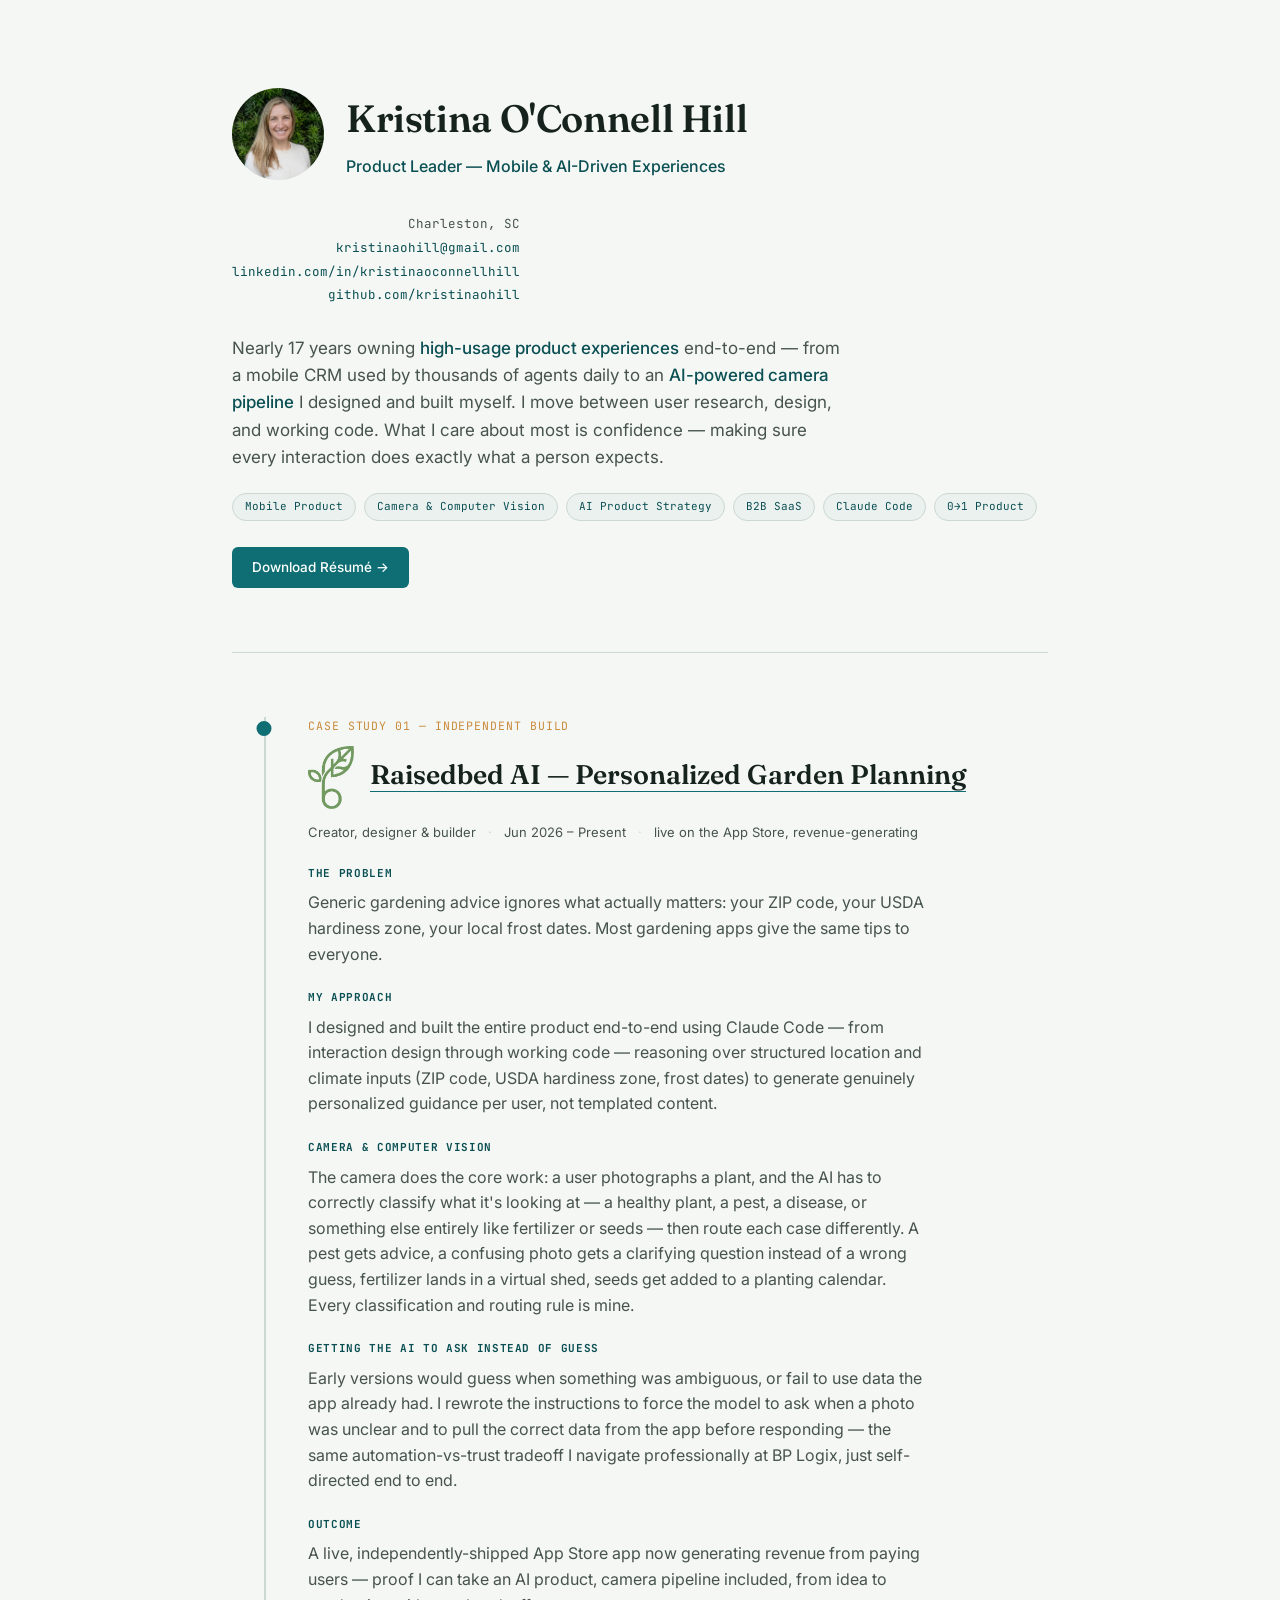
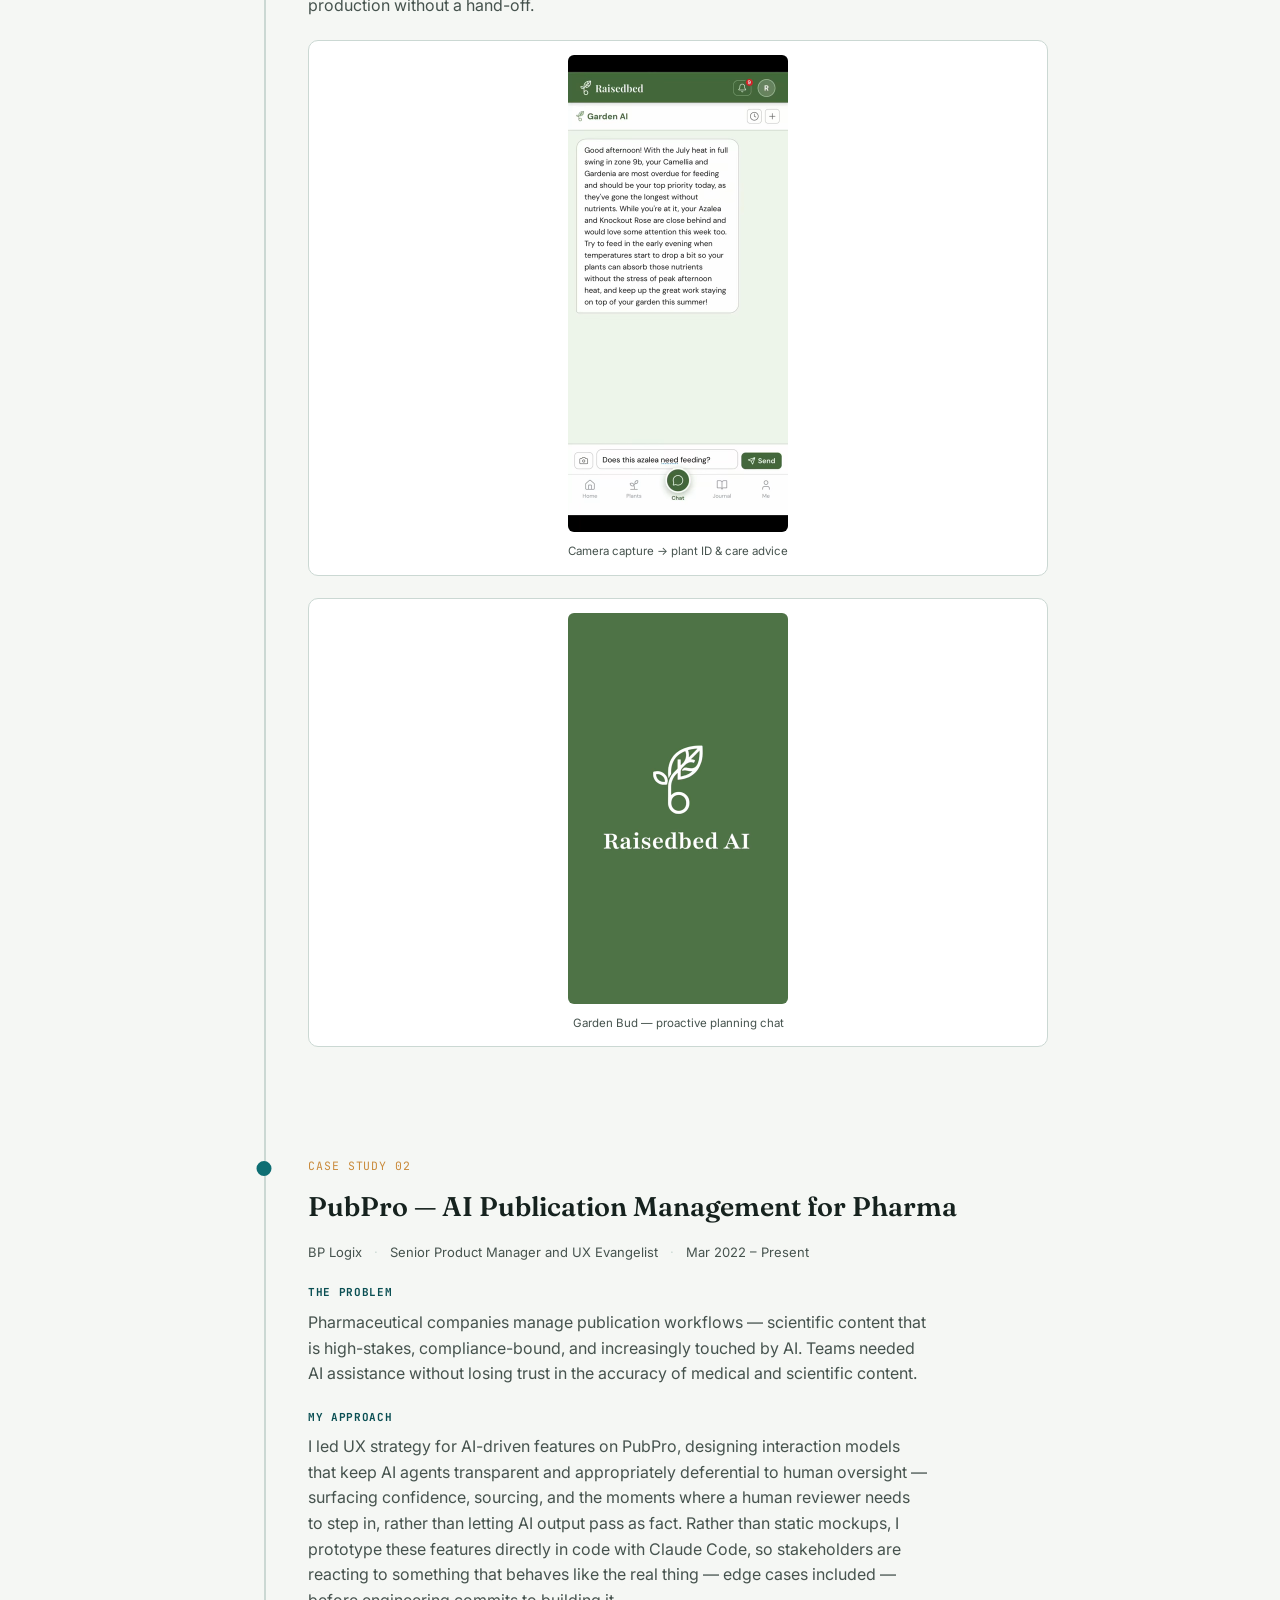
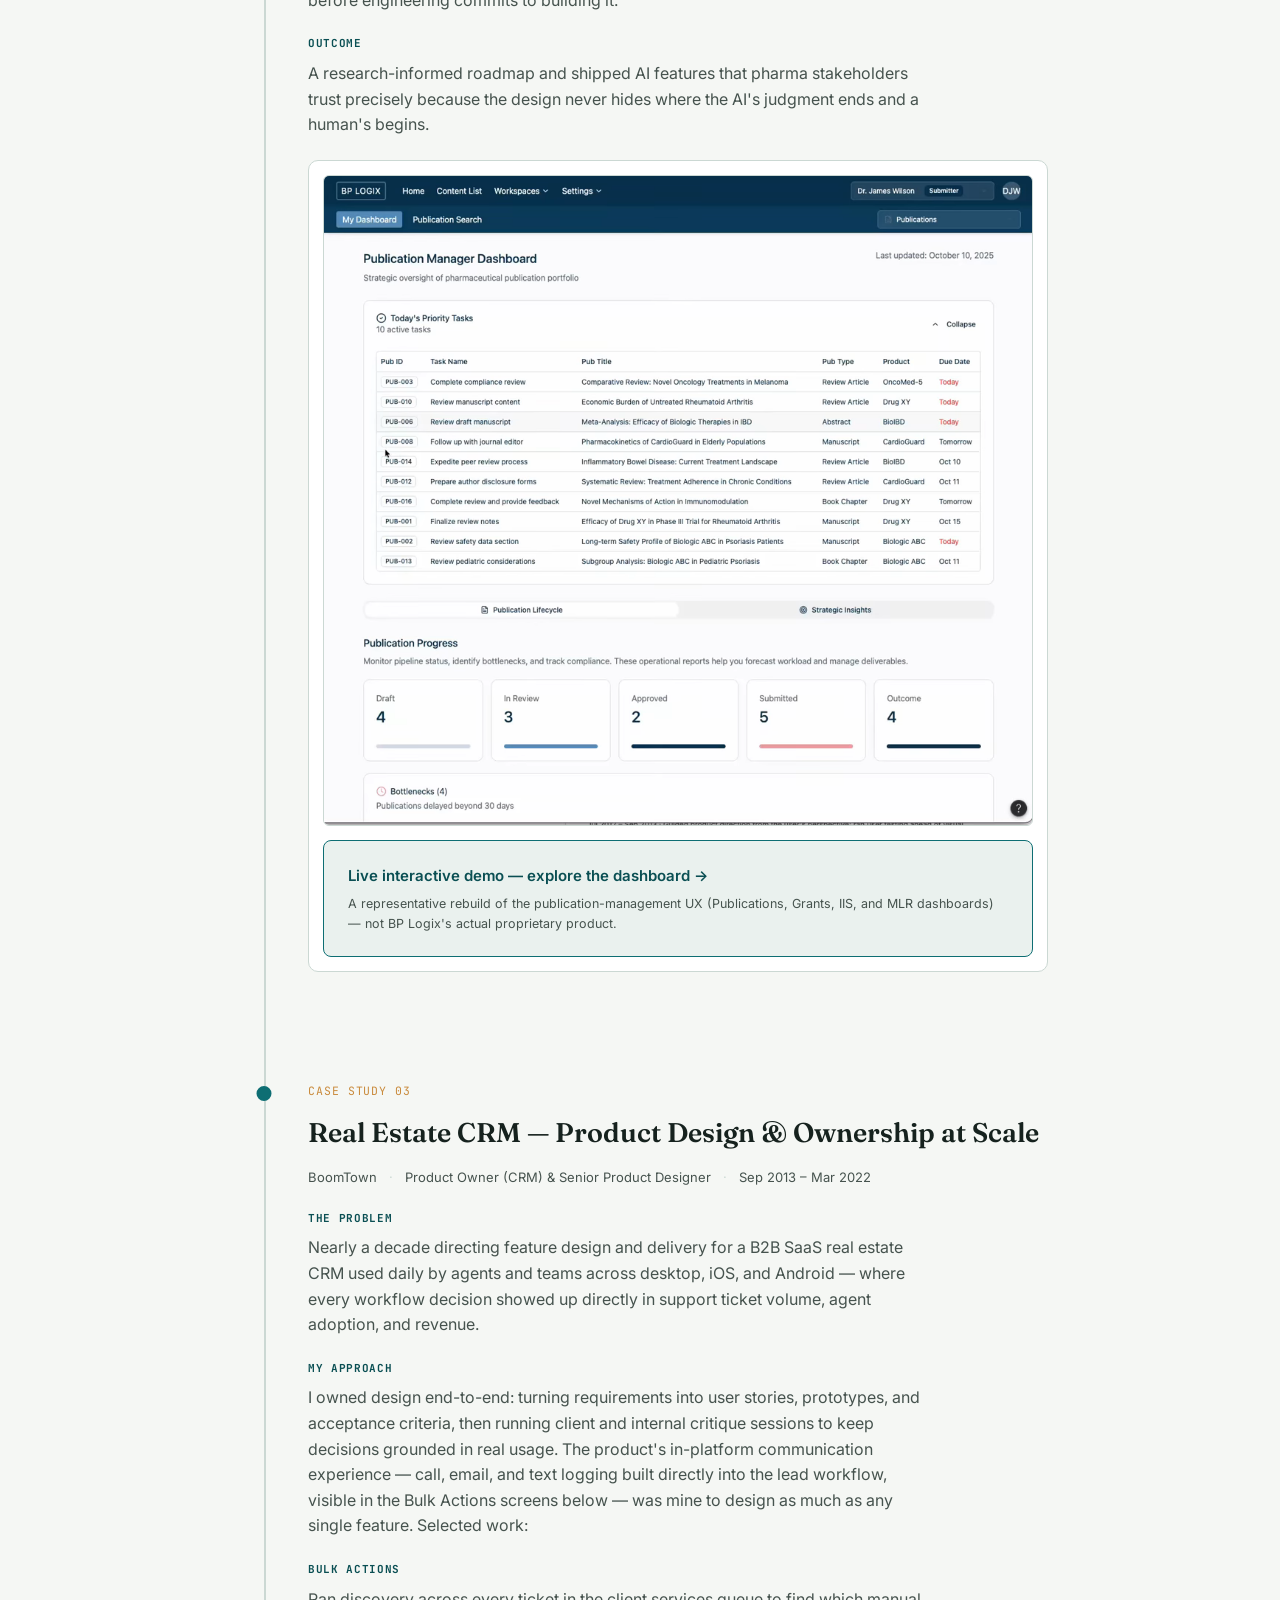
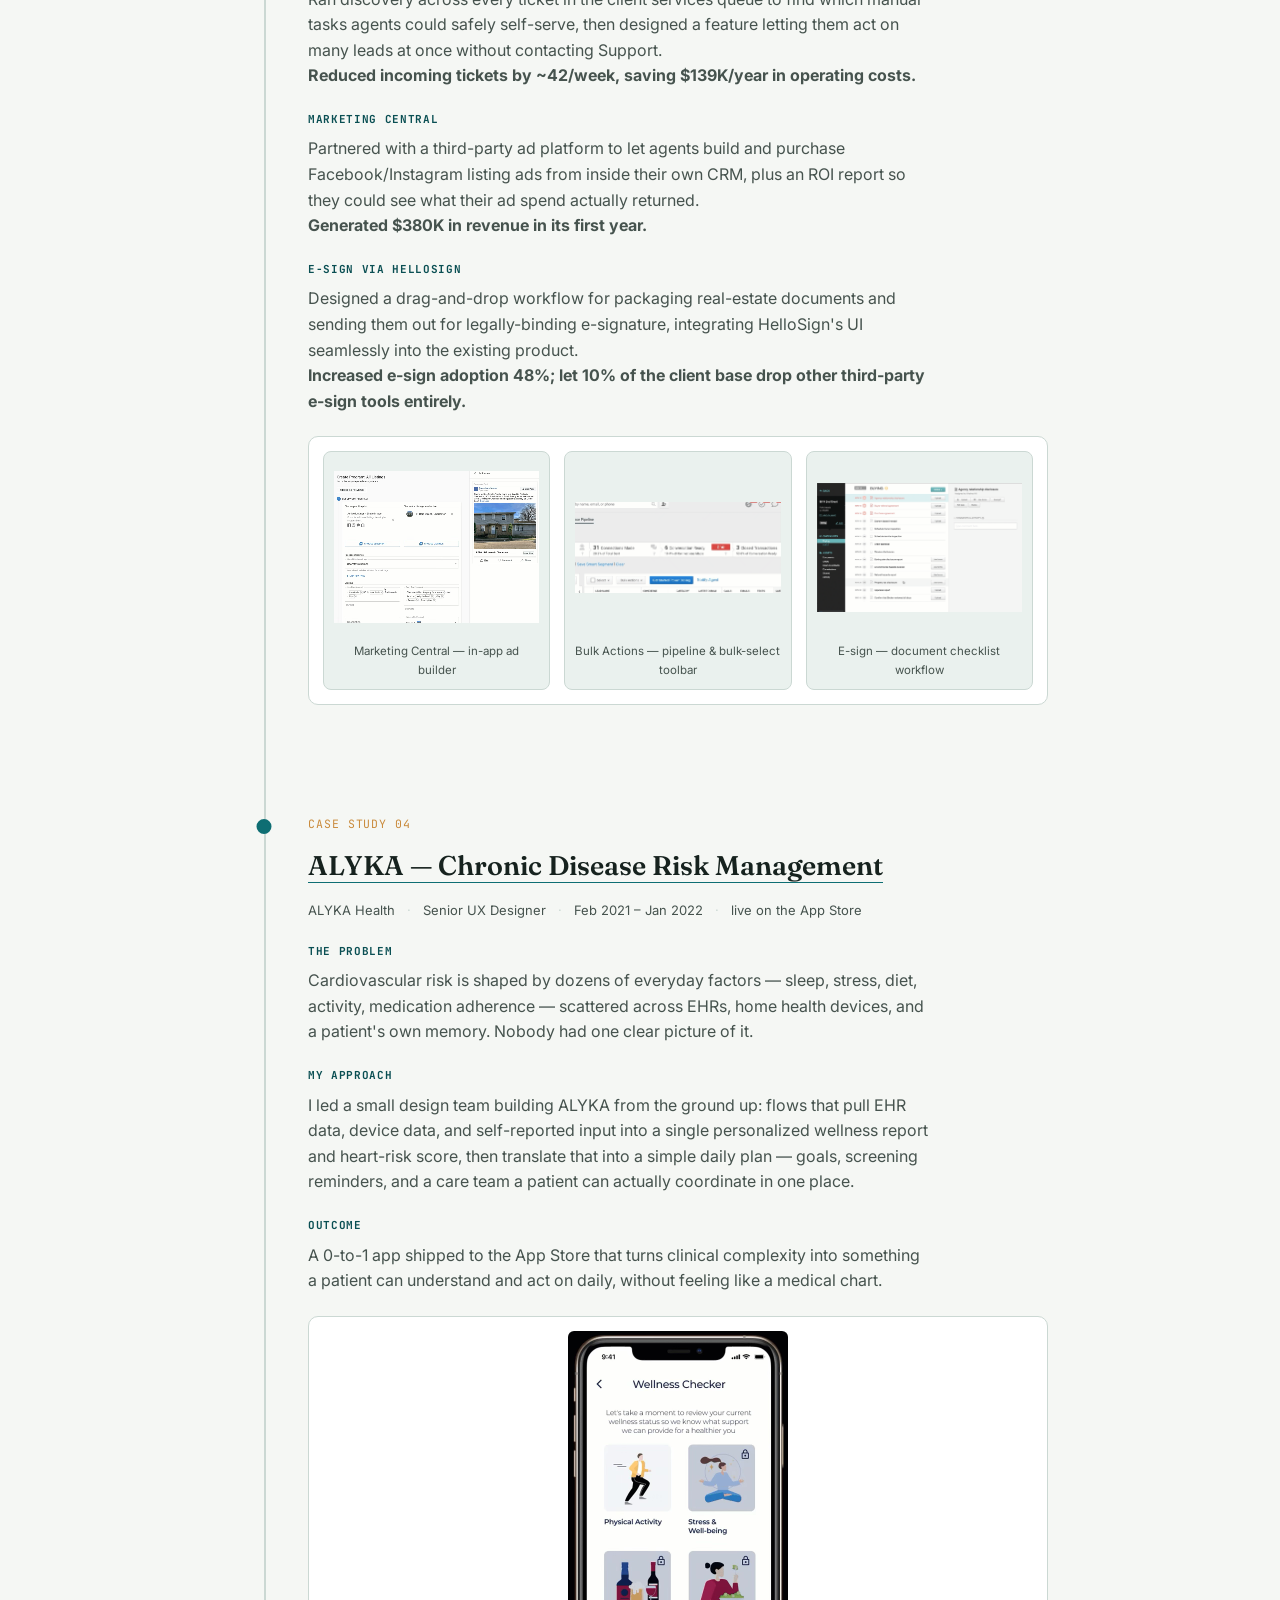
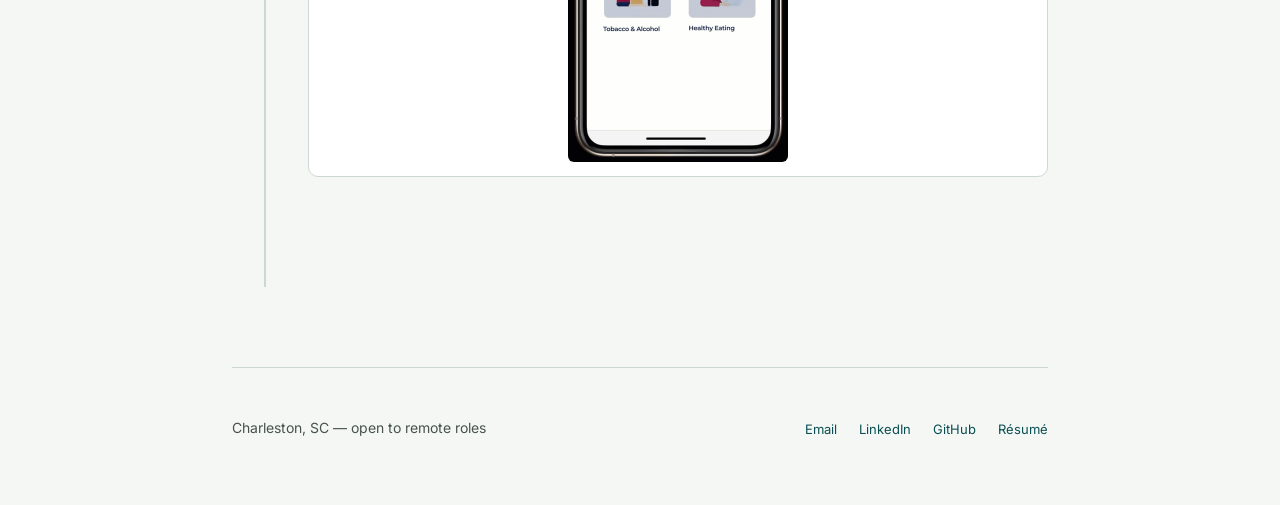
<file: index.html>
<!DOCTYPE html>
<html lang="en">
<head>
<meta charset="UTF-8">
<meta name="viewport" content="width=device-width, initial-scale=1.0">
<title>Kristina O'Connell Hill — Product Leader, Mobile & AI</title>
<link rel="preconnect" href="https://fonts.googleapis.com">
<link href="https://fonts.googleapis.com/css2?family=Fraunces:opsz,wght@9..144,400;9..144,500;9..144,600;9..144,700&family=Inter:wght@400;500;600&family=JetBrains+Mono:wght@400;500&display=swap" rel="stylesheet">
<style>
  :root {
    --bg: #F5F7F4;
    --bg-card: #EAF1EE;
    --ink: #16221E;
    --ink-soft: #46534E;
    --teal: #0E6E73;
    --teal-deep: #0A4F53;
    --amber: #C98A3B;
    --line: #CBD8D3;
    --paper: #FFFFFF;
  }

  * { box-sizing: border-box; }

  html { scroll-behavior: smooth; }

  body {
    margin: 0;
    background: var(--bg);
    color: var(--ink);
    font-family: 'Inter', sans-serif;
    font-size: 16px;
    line-height: 1.6;
  }

  a { color: var(--teal); }

  .mono {
    font-family: 'JetBrains Mono', 'Courier New', monospace;
  }

  .wrap {
    max-width: 880px;
    margin: 0 auto;
    padding: 0 32px;
  }

  /* ---------- HERO ---------- */

  header.hero {
    padding: 88px 0 64px 0;
    border-bottom: 1px solid var(--line);
  }

  .hero-row {
    display: flex;
    justify-content: space-between;
    align-items: flex-start;
    gap: 32px;
    flex-wrap: wrap;
  }

  .hero-photo {
    width: 92px;
    height: 92px;
    border-radius: 50%;
    object-fit: cover;
    flex-shrink: 0;
  }

  .hero-left {
    display: flex;
    gap: 22px;
    align-items: center;
  }

  h1.name {
    font-family: 'Fraunces', serif;
    font-weight: 600;
    font-size: 38px;
    letter-spacing: -0.01em;
    margin: 0 0 4px 0;
    color: var(--ink);
  }

  .role-line {
    font-size: 16px;
    color: var(--teal-deep);
    font-weight: 500;
    margin: 0;
  }

  .contact-block {
    text-align: right;
    font-size: 12.5px;
    color: var(--ink-soft);
    line-height: 1.9;
  }

  .contact-block a { color: var(--teal-deep); text-decoration: none; }
  .contact-block a:hover { text-decoration: underline; }

  .pitch {
    margin-top: 28px;
    max-width: 620px;
    font-size: 17px;
    color: var(--ink-soft);
  }

  .pitch em { color: var(--teal-deep); font-style: normal; font-weight: 500; }

  .tags {
    margin-top: 22px;
    display: flex;
    flex-wrap: wrap;
    gap: 8px;
  }

  .tag {
    font-family: 'JetBrains Mono', monospace;
    font-size: 11px;
    color: var(--teal-deep);
    background: var(--bg-card);
    border: 1px solid var(--line);
    border-radius: 20px;
    padding: 4px 12px;
  }

  .resume-btn {
    margin-top: 26px;
    display: inline-block;
    background: var(--teal);
    color: white;
    font-size: 13.5px;
    font-weight: 500;
    padding: 10px 20px;
    border-radius: 6px;
    text-decoration: none;
  }
  .resume-btn:hover { background: var(--teal-deep); }

  /* ---------- GROWTH LINE + SECTIONS ---------- */

  .timeline {
    position: relative;
    padding: 64px 0 40px 0;
  }

  .growth-track {
    position: absolute;
    left: 32px;
    top: 64px;
    bottom: 40px;
    width: 2px;
    background: var(--line);
  }

  .growth-fill {
    position: absolute;
    left: 32px;
    top: 64px;
    width: 2px;
    background: var(--teal);
    height: 0%;
    transition: height 0.15s linear;
  }

  .case-study {
    position: relative;
    padding: 0 0 88px 76px;
  }

  .node {
    position: absolute;
    left: 32px;
    top: 4px;
    width: 15px;
    height: 15px;
    border-radius: 50%;
    background: var(--bg);
    border: 2px solid var(--line);
    transform: translateX(-50%);
    transition: border-color 0.3s ease, background 0.3s ease;
  }

  .case-study.in-view .node {
    border-color: var(--teal);
    background: var(--teal);
  }

  .eyebrow {
    font-family: 'JetBrains Mono', monospace;
    font-size: 11.5px;
    text-transform: uppercase;
    letter-spacing: 0.08em;
    color: var(--amber);
    margin: 0 0 10px 0;
  }

  h2.cs-title {
    font-family: 'Fraunces', serif;
    font-weight: 600;
    font-size: 27px;
    margin: 0 0 6px 0;
  }

  .cs-title a {
    color: var(--ink);
    text-decoration: none;
    border-bottom: 1.5px solid var(--teal);
  }
  .cs-title a:hover { color: var(--teal-deep); }

  .cs-meta {
    font-size: 13px;
    color: var(--ink-soft);
    margin-bottom: 22px;
  }

  .cs-meta .sep { margin: 0 8px; color: var(--line); }

  .cs-block {
    margin-bottom: 22px;
  }

  .cs-block h4 {
    font-family: 'JetBrains Mono', monospace;
    font-size: 11px;
    text-transform: uppercase;
    letter-spacing: 0.06em;
    color: var(--teal-deep);
    margin: 0 0 8px 0;
  }

  .cs-block p {
    margin: 0;
    color: var(--ink-soft);
    max-width: 620px;
  }

  .media-frame {
    margin: 22px 0;
    border-radius: 10px;
    border: 1px solid var(--line);
    background: var(--paper);
    padding: 14px;
  }

  .media-placeholder {
    border: 1.5px dashed var(--line);
    border-radius: 8px;
    padding: 46px 20px;
    text-align: center;
    color: var(--ink-soft);
    font-size: 13px;
    background: var(--bg-card);
  }

  .media-frame img {
    width: 100%;
    display: block;
    border-radius: 6px;
  }

  .logo-inline {
    width: 46px;
    height: auto;
    vertical-align: middle;
    margin-right: 10px;
  }

  .media-gallery {
    display: grid;
    grid-template-columns: repeat(auto-fit, minmax(220px, 1fr));
    gap: 14px;
  }

  .media-gallery figure {
    margin: 0;
    background: var(--bg-card);
    border: 1px solid var(--line);
    border-radius: 8px;
    padding: 10px;
  }

  .media-gallery img,
  .media-gallery video {
    width: 100%;
    height: 170px;
    object-fit: contain;
    display: block;
    border-radius: 4px;
  }

  .media-gallery figcaption {
    margin-top: 8px;
    font-size: 11.5px;
    color: var(--ink-soft);
    text-align: center;
  }

  .phone-shot {
    display: block;
    max-width: 220px;
    margin: 0 auto;
    border-radius: 6px;
  }

  .media-frame figure {
    margin: 0;
  }

  .media-frame figure figcaption {
    margin-top: 10px;
    font-size: 11.5px;
    color: var(--ink-soft);
    text-align: center;
  }

  .demo-link {
    display: block;
    text-decoration: none;
    border-radius: 8px;
    padding: 22px 24px;
    background: var(--bg-card);
    border: 1.5px solid var(--teal);
    transition: background 0.15s ease;
  }

  .demo-link:hover { background: #DFEBE7; }

  .demo-link .demo-title {
    color: var(--teal-deep);
    font-weight: 600;
    font-size: 15px;
  }

  .demo-link .demo-note {
    display: block;
    margin-top: 6px;
    color: var(--ink-soft);
    font-size: 12.5px;
  }

  .demo-video {
    width: 100%;
    display: block;
    border-radius: 6px;
    border: 1px solid var(--line);
    margin-bottom: 14px;
  }

  /* ---------- OTHER WORK ---------- */

  .other-work {
    padding: 0 0 0 76px;
    position: relative;
  }

  .other-work h3 {
    font-family: 'JetBrains Mono', monospace;
    font-size: 11.5px;
    text-transform: uppercase;
    letter-spacing: 0.08em;
    color: var(--ink-soft);
    margin: 0 0 16px 0;
  }

  .other-item {
    margin-bottom: 14px;
    font-size: 14.5px;
  }

  .other-item .co {
    font-weight: 600;
    color: var(--ink);
  }

  .other-item .role {
    color: var(--teal-deep);
  }

  .other-item .desc {
    color: var(--ink-soft);
    display: block;
    margin-top: 2px;
  }

  /* ---------- FOOTER ---------- */

  footer {
    border-top: 1px solid var(--line);
    padding: 48px 0 64px 0;
    margin-top: 40px;
  }

  footer .foot-row {
    display: flex;
    justify-content: space-between;
    align-items: center;
    flex-wrap: wrap;
    gap: 16px;
  }

  footer p {
    color: var(--ink-soft);
    font-size: 14px;
    margin: 0;
  }

  footer .links a {
    margin-left: 18px;
    font-size: 13px;
    color: var(--teal-deep);
    text-decoration: none;
  }
  footer .links a:first-child { margin-left: 0; }
  footer .links a:hover { text-decoration: underline; }

  @media (max-width: 640px) {
    h1.name { font-size: 30px; }
    .hero-row { flex-direction: column; }
    .contact-block { text-align: left; }
    .growth-track, .growth-fill { left: 18px; }
    .node { left: 18px; }
    .case-study, .other-work { padding-left: 46px; }
  }

  @media (prefers-reduced-motion: reduce) {
    html { scroll-behavior: auto; }
    .growth-fill { transition: none; }
  }
</style>
</head>
<body>

<div class="wrap">

  <header class="hero">
    <div class="hero-row">
      <div class="hero-left">
        <img class="hero-photo" src="assets/headshot.png" alt="Kristina O'Connell Hill">
        <div>
          <h1 class="name">Kristina O'Connell Hill</h1>
          <p class="role-line">Product Leader — Mobile & AI-Driven Experiences</p>
        </div>
      </div>
      <div class="contact-block mono">
        Charleston, SC<br>
        <a href="mailto:kristinaohill@gmail.com">kristinaohill@gmail.com</a><br>
        <a href="https://linkedin.com/in/kristinaoconnellhill">linkedin.com/in/kristinaoconnellhill</a><br>
        <a href="https://github.com/kristinaohill">github.com/kristinaohill</a>
      </div>
    </div>

    <p class="pitch">Nearly 17 years owning <em>high-usage product experiences</em> end-to-end — from a mobile CRM used by thousands of agents daily to an <em>AI-powered camera pipeline</em> I designed and built myself. I move between user research, design, and working code. What I care about most is confidence — making sure every interaction does exactly what a person expects.</p>

    <div class="tags">
      <span class="tag">Mobile Product</span>
      <span class="tag">Camera & Computer Vision</span>
      <span class="tag">AI Product Strategy</span>
      <span class="tag">B2B SaaS</span>
      <span class="tag">Claude Code</span>
      <span class="tag">0→1 Product</span>
    </div>

    <a class="resume-btn" href="Kristina_OConnell_Hill_Resume.pdf" download>Download Résumé →</a>
  </header>

  <div class="timeline">
    <div class="growth-track"></div>
    <div class="growth-fill" id="growthFill"></div>

    <!-- CASE STUDY 1: RAISEDBED AI -->
    <section class="case-study" data-cs>
      <div class="node"></div>
      <p class="eyebrow">Case Study 01 — Independent Build</p>
      <h2 class="cs-title">
        <img class="logo-inline" src="assets/raisedbed-logo.png" alt="Raisedbed AI logo">
        <a href="https://apps.apple.com/us/app/raisedbed-ai-garden-planner/id6778829093" target="_blank" rel="noopener">Raisedbed AI — Personalized Garden Planning</a>
      </h2>
      <p class="cs-meta">Creator, designer & builder <span class="sep">·</span> Jun 2026 – Present <span class="sep">·</span> live on the App Store, revenue-generating</p>

      <div class="cs-block">
        <h4>The problem</h4>
        <p>Generic gardening advice ignores what actually matters: your ZIP code, your USDA hardiness zone, your local frost dates. Most gardening apps give the same tips to everyone.</p>
      </div>

      <div class="cs-block">
        <h4>My approach</h4>
        <p>I designed and built the entire product end-to-end using Claude Code — from interaction design through working code — reasoning over structured location and climate inputs (ZIP code, USDA hardiness zone, frost dates) to generate genuinely personalized guidance per user, not templated content.</p>
      </div>

      <div class="cs-block">
        <h4>Camera &amp; computer vision</h4>
        <p>The camera does the core work: a user photographs a plant, and the AI has to correctly classify what it's looking at — a healthy plant, a pest, a disease, or something else entirely like fertilizer or seeds — then route each case differently. A pest gets advice, a confusing photo gets a clarifying question instead of a wrong guess, fertilizer lands in a virtual shed, seeds get added to a planting calendar. Every classification and routing rule is mine.</p>
      </div>

      <div class="cs-block">
        <h4>Getting the AI to ask instead of guess</h4>
        <p>Early versions would guess when something was ambiguous, or fail to use data the app already had. I rewrote the instructions to force the model to ask when a photo was unclear and to pull the correct data from the app before responding — the same automation-vs-trust tradeoff I navigate professionally at BP Logix, just self-directed end to end.</p>
      </div>

      <div class="cs-block">
        <h4>Outcome</h4>
        <p>A live, independently-shipped App Store app now generating revenue from paying users — proof I can take an AI product, camera pipeline included, from idea to production without a hand-off.</p>
      </div>

      <div class="media-frame">
        <figure>
          <video class="phone-shot" autoplay muted loop playsinline poster="assets/raisedbed-camera-poster.jpg" aria-label="Raisedbed AI camera capture and plant identification">
            <source src="assets/raisedbed-camera.webm" type="video/webm">
            <source src="assets/raisedbed-camera.mp4" type="video/mp4">
          </video>
          <figcaption>Camera capture → plant ID &amp; care advice</figcaption>
        </figure>
      </div>

      <div class="media-frame">
        <figure>
          <video class="phone-shot" autoplay muted loop playsinline poster="assets/raisedbed-poster.jpg" aria-label="Raisedbed AI Garden Bud chat demo">
            <source src="assets/raisedbed-demo.webm" type="video/webm">
            <source src="assets/raisedbed-demo.mp4" type="video/mp4">
          </video>
          <figcaption>Garden Bud — proactive planning chat</figcaption>
        </figure>
      </div>
    </section>

    <!-- CASE STUDY 2: BP LOGIX -->
    <section class="case-study" data-cs>
      <div class="node"></div>
      <p class="eyebrow">Case Study 02</p>
      <h2 class="cs-title">PubPro — AI Publication Management for Pharma</h2>
      <p class="cs-meta">BP Logix <span class="sep">·</span> Senior Product Manager and UX Evangelist <span class="sep">·</span> Mar 2022 – Present</p>

      <div class="cs-block">
        <h4>The problem</h4>
        <p>Pharmaceutical companies manage publication workflows — scientific content that is high-stakes, compliance-bound, and increasingly touched by AI. Teams needed AI assistance without losing trust in the accuracy of medical and scientific content.</p>
      </div>

      <div class="cs-block">
        <h4>My approach</h4>
        <p>I led UX strategy for AI-driven features on PubPro, designing interaction models that keep AI agents transparent and appropriately deferential to human oversight — surfacing confidence, sourcing, and the moments where a human reviewer needs to step in, rather than letting AI output pass as fact. Rather than static mockups, I prototype these features directly in code with Claude Code, so stakeholders are reacting to something that behaves like the real thing — edge cases included — before engineering commits to building it.</p>
      </div>

      <div class="cs-block">
        <h4>Outcome</h4>
        <p>A research-informed roadmap and shipped AI features that pharma stakeholders trust precisely because the design never hides where the AI's judgment ends and a human's begins.</p>
      </div>

      <div class="media-frame">
        <video class="demo-video" autoplay muted loop playsinline>
          <source src="assets/pubpro-demo.webm" type="video/webm">
          <source src="assets/pubpro-demo.mp4" type="video/mp4">
        </video>
        <a class="demo-link" href="pubpro-demo/" target="_blank" rel="noopener">
          <span class="demo-title">Live interactive demo — explore the dashboard →</span>
          <span class="demo-note">A representative rebuild of the publication-management UX (Publications, Grants, IIS, and MLR dashboards) — not BP Logix's actual proprietary product.</span>
        </a>
      </div>
    </section>

    <!-- CASE STUDY 3: BOOMTOWN -->
    <section class="case-study" data-cs>
      <div class="node"></div>
      <p class="eyebrow">Case Study 03</p>
      <h2 class="cs-title">Real Estate CRM — Product Design & Ownership at Scale</h2>
      <p class="cs-meta">BoomTown <span class="sep">·</span> Product Owner (CRM) & Senior Product Designer <span class="sep">·</span> Sep 2013 – Mar 2022</p>

      <div class="cs-block">
        <h4>The problem</h4>
        <p>Nearly a decade directing feature design and delivery for a B2B SaaS real estate CRM used daily by agents and teams across desktop, iOS, and Android — where every workflow decision showed up directly in support ticket volume, agent adoption, and revenue.</p>
      </div>

      <div class="cs-block">
        <h4>My approach</h4>
        <p>I owned design end-to-end: turning requirements into user stories, prototypes, and acceptance criteria, then running client and internal critique sessions to keep decisions grounded in real usage. The product's in-platform communication experience — call, email, and text logging built directly into the lead workflow, visible in the Bulk Actions screens below — was mine to design as much as any single feature. Selected work:</p>
      </div>

      <div class="cs-block">
        <h4>Bulk Actions</h4>
        <p>Ran discovery across every ticket in the client services queue to find which manual tasks agents could safely self-serve, then designed a feature letting them act on many leads at once without contacting Support.</p>
        <p><strong>Reduced incoming tickets by ~42/week, saving $139K/year in operating costs.</strong></p>
      </div>

      <div class="cs-block">
        <h4>Marketing Central</h4>
        <p>Partnered with a third-party ad platform to let agents build and purchase Facebook/Instagram listing ads from inside their own CRM, plus an ROI report so they could see what their ad spend actually returned.</p>
        <p><strong>Generated $380K in revenue in its first year.</strong></p>
      </div>

      <div class="cs-block">
        <h4>E-sign via HelloSign</h4>
        <p>Designed a drag-and-drop workflow for packaging real-estate documents and sending them out for legally-binding e-signature, integrating HelloSign's UI seamlessly into the existing product.</p>
        <p><strong>Increased e-sign adoption 48%; let 10% of the client base drop other third-party e-sign tools entirely.</strong></p>
      </div>

      <div class="media-frame">
        <div class="media-gallery">
          <figure>
            <video autoplay muted loop playsinline poster="assets/boomtown-marketing-central.png" aria-label="Marketing Central ad builder with Facebook ad preview">
              <source src="assets/boomtown-marketing-central.webm" type="video/webm">
              <source src="assets/boomtown-marketing-central.mp4" type="video/mp4">
            </video>
            <figcaption>Marketing Central — in-app ad builder</figcaption>
          </figure>
          <figure>
            <img src="assets/boomtown-bulk-actions.png" alt="Bulk Actions pipeline metrics and bulk-select toolbar">
            <figcaption>Bulk Actions — pipeline &amp; bulk-select toolbar</figcaption>
          </figure>
          <figure>
            <img src="assets/boomtown-esign.png" alt="E-sign document checklist workflow">
            <figcaption>E-sign — document checklist workflow</figcaption>
          </figure>
        </div>
      </div>
    </section>

    <!-- CASE STUDY 4: ALYKA HEALTH -->
    <section class="case-study" data-cs>
      <div class="node"></div>
      <p class="eyebrow">Case Study 04</p>
      <h2 class="cs-title"><a href="https://apps.apple.com/us/app/alyka-heart-health-advisor/id1569324354" target="_blank" rel="noopener">ALYKA — Chronic Disease Risk Management</a></h2>
      <p class="cs-meta">ALYKA Health <span class="sep">·</span> Senior UX Designer <span class="sep">·</span> Feb 2021 – Jan 2022 <span class="sep">·</span> live on the App Store</p>

      <div class="cs-block">
        <h4>The problem</h4>
        <p>Cardiovascular risk is shaped by dozens of everyday factors — sleep, stress, diet, activity, medication adherence — scattered across EHRs, home health devices, and a patient's own memory. Nobody had one clear picture of it.</p>
      </div>

      <div class="cs-block">
        <h4>My approach</h4>
        <p>I led a small design team building ALYKA from the ground up: flows that pull EHR data, device data, and self-reported input into a single personalized wellness report and heart-risk score, then translate that into a simple daily plan — goals, screening reminders, and a care team a patient can actually coordinate in one place.</p>
      </div>

      <div class="cs-block">
        <h4>Outcome</h4>
        <p>A 0-to-1 app shipped to the App Store that turns clinical complexity into something a patient can understand and act on daily, without feeling like a medical chart.</p>
      </div>

      <div class="media-frame">
        <video class="phone-shot" autoplay muted loop playsinline poster="assets/alyka-wellness-checker.png" aria-label="ALYKA Wellness Checker onboarding flow">
          <source src="assets/alyka-wellness.webm" type="video/webm">
          <source src="assets/alyka-wellness.mp4" type="video/mp4">
        </video>
      </div>
    </section>

  </div>

  <footer>
    <div class="foot-row">
      <p>Charleston, SC — open to remote roles</p>
      <div class="links">
        <a href="mailto:kristinaohill@gmail.com">Email</a>
        <a href="https://linkedin.com/in/kristinaoconnellhill">LinkedIn</a>
        <a href="https://github.com/kristinaohill">GitHub</a>
        <a href="Kristina_OConnell_Hill_Resume.pdf" download>Résumé</a>
      </div>
    </div>
  </footer>

</div>

<script>
  // Growth line fill based on scroll progress through the timeline
  const track = document.querySelector('.growth-track');
  const fill = document.getElementById('growthFill');
  const caseStudies = document.querySelectorAll('[data-cs]');

  function updateGrowth() {
    const rect = track.getBoundingClientRect();
    const trackHeight = track.offsetHeight;
    const viewportMid = window.innerHeight * 0.5;
    let progress = (viewportMid - rect.top) / trackHeight;
    progress = Math.max(0, Math.min(1, progress));
    fill.style.height = (progress * trackHeight) + 'px';
  }

  const observer = new IntersectionObserver((entries) => {
    entries.forEach(entry => {
      if (entry.isIntersecting) entry.target.classList.add('in-view');
    });
  }, { threshold: 0.3 });

  caseStudies.forEach(cs => observer.observe(cs));

  window.addEventListener('scroll', updateGrowth);
  window.addEventListener('resize', updateGrowth);
  updateGrowth();
</script>

</body>
</html>
</file>
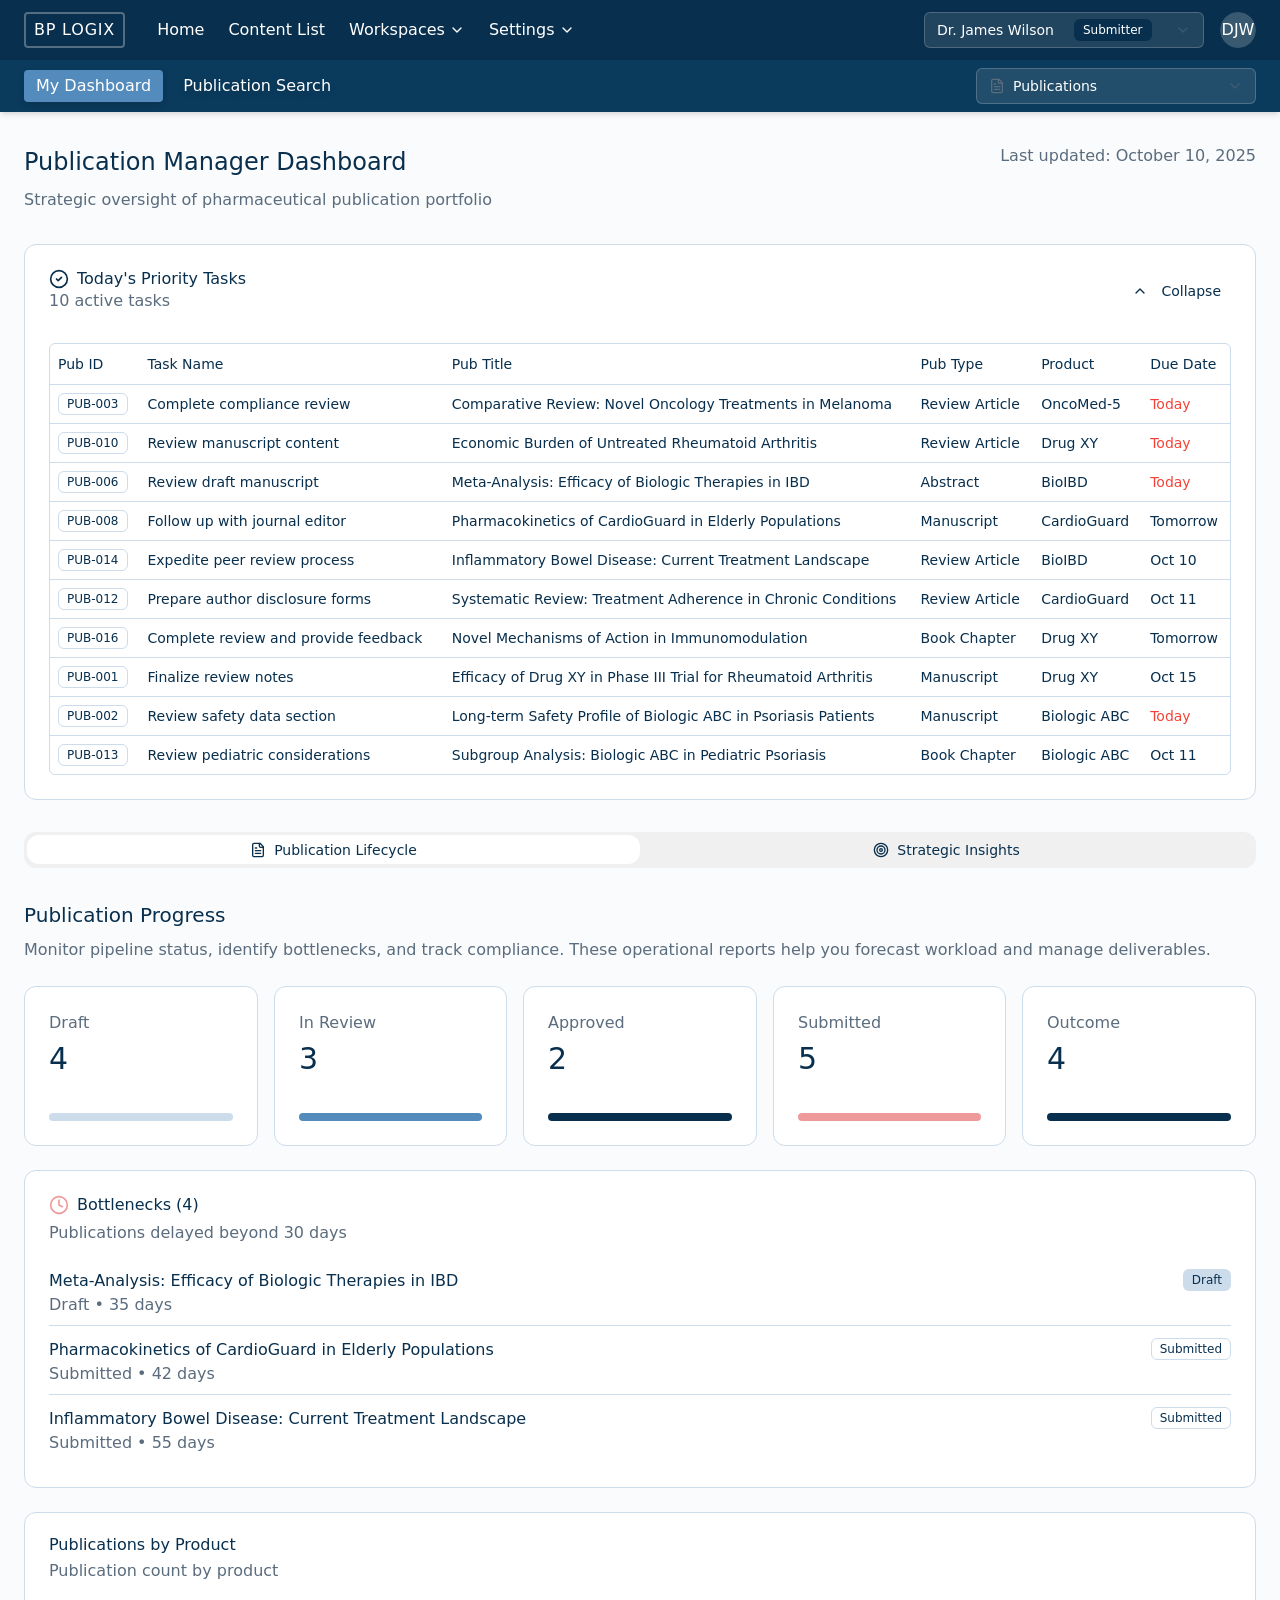
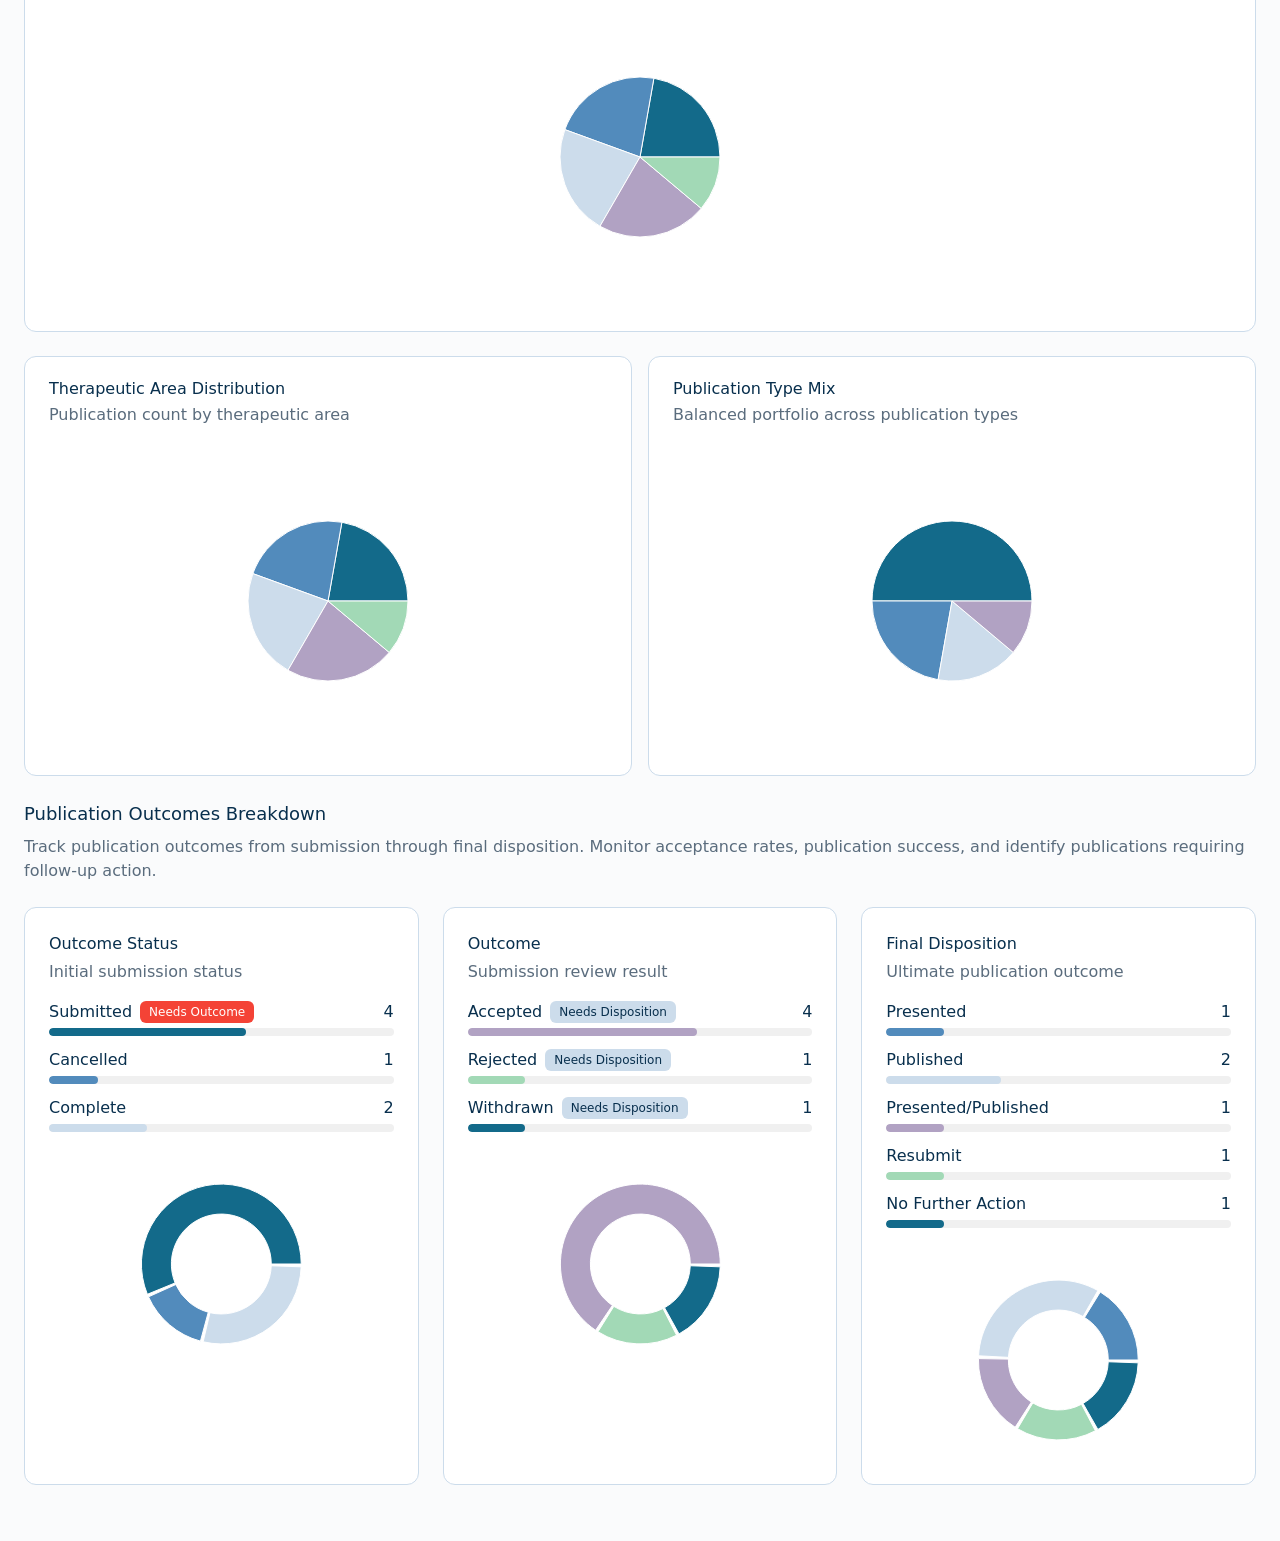
<file: pubpro-demo/index.html>
<!DOCTYPE html>
  <html lang="en">
    <head>
      
      <meta charset="UTF-8" />
      <meta name="viewport" content="width=device-width, initial-scale=1.0" />
      <title>Approvia version dashboard</title>
      <meta name="description" content="Manage grants efficiently with a dashboard that tracks tasks, prioritizes requests, and streamlines workflow for grant management professionals." />
      
      <style>html, body { height: 100%; margin: 0; } #root { height: 100%; }</style>
      
      <script type="module" crossorigin src="./assets/index-DmF6OT9f.js"></script>
      <link rel="stylesheet" crossorigin href="./assets/index-VdbaiAT5.css">
    </head>

    <body>
      
      <div id="root"></div>
      
    </body>
  </html>
</file>
